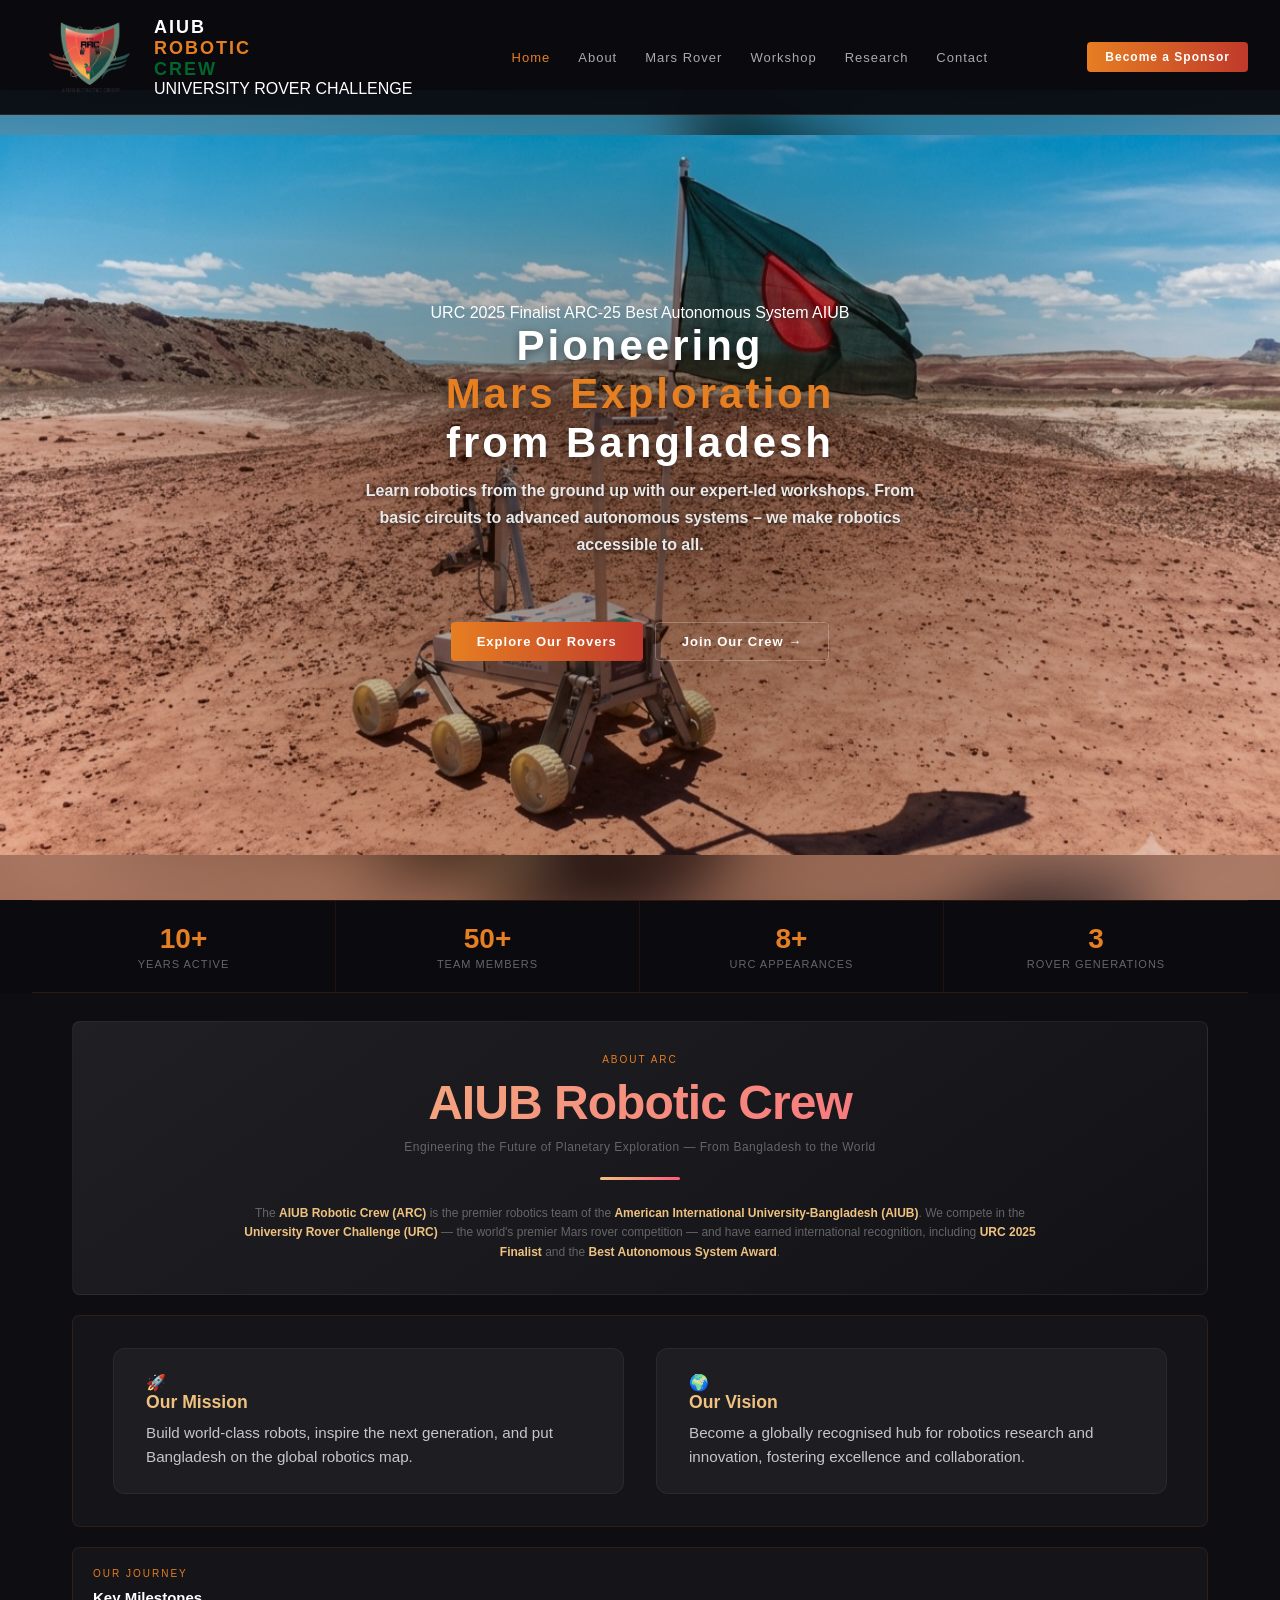
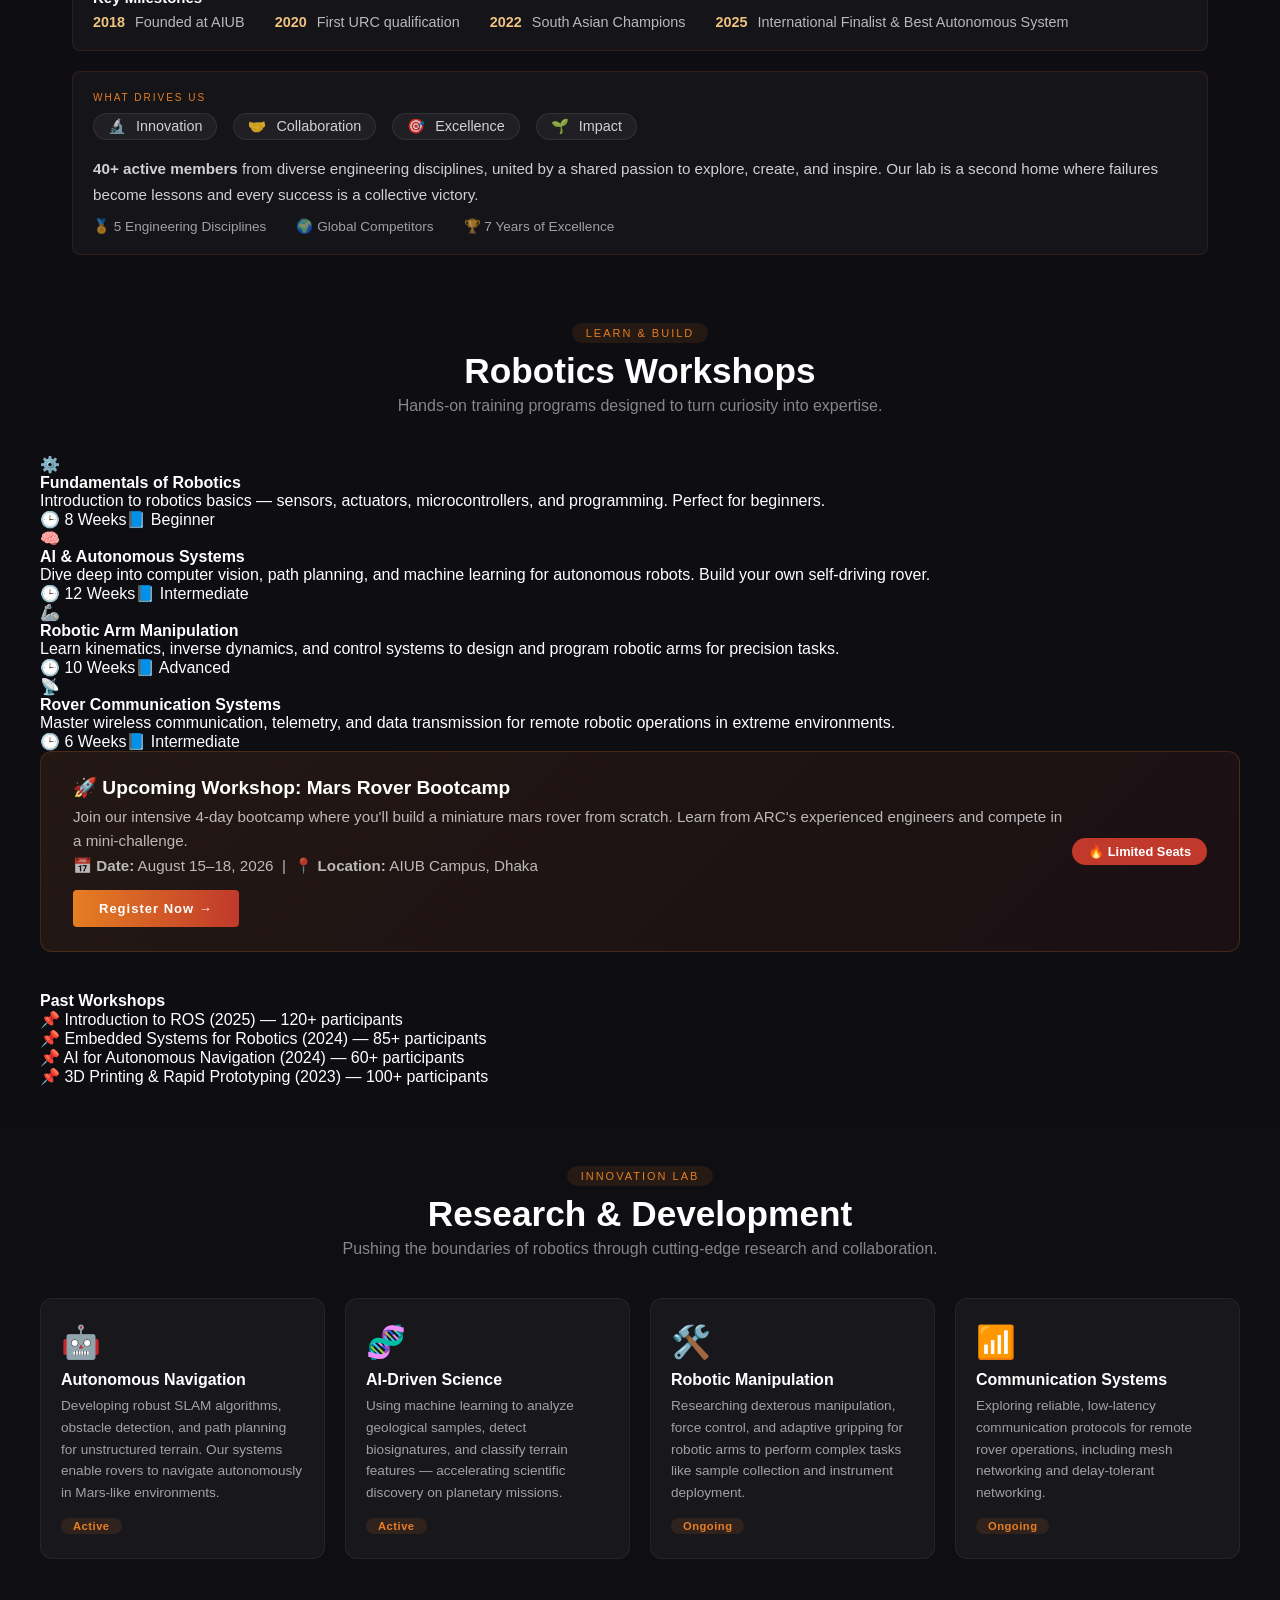
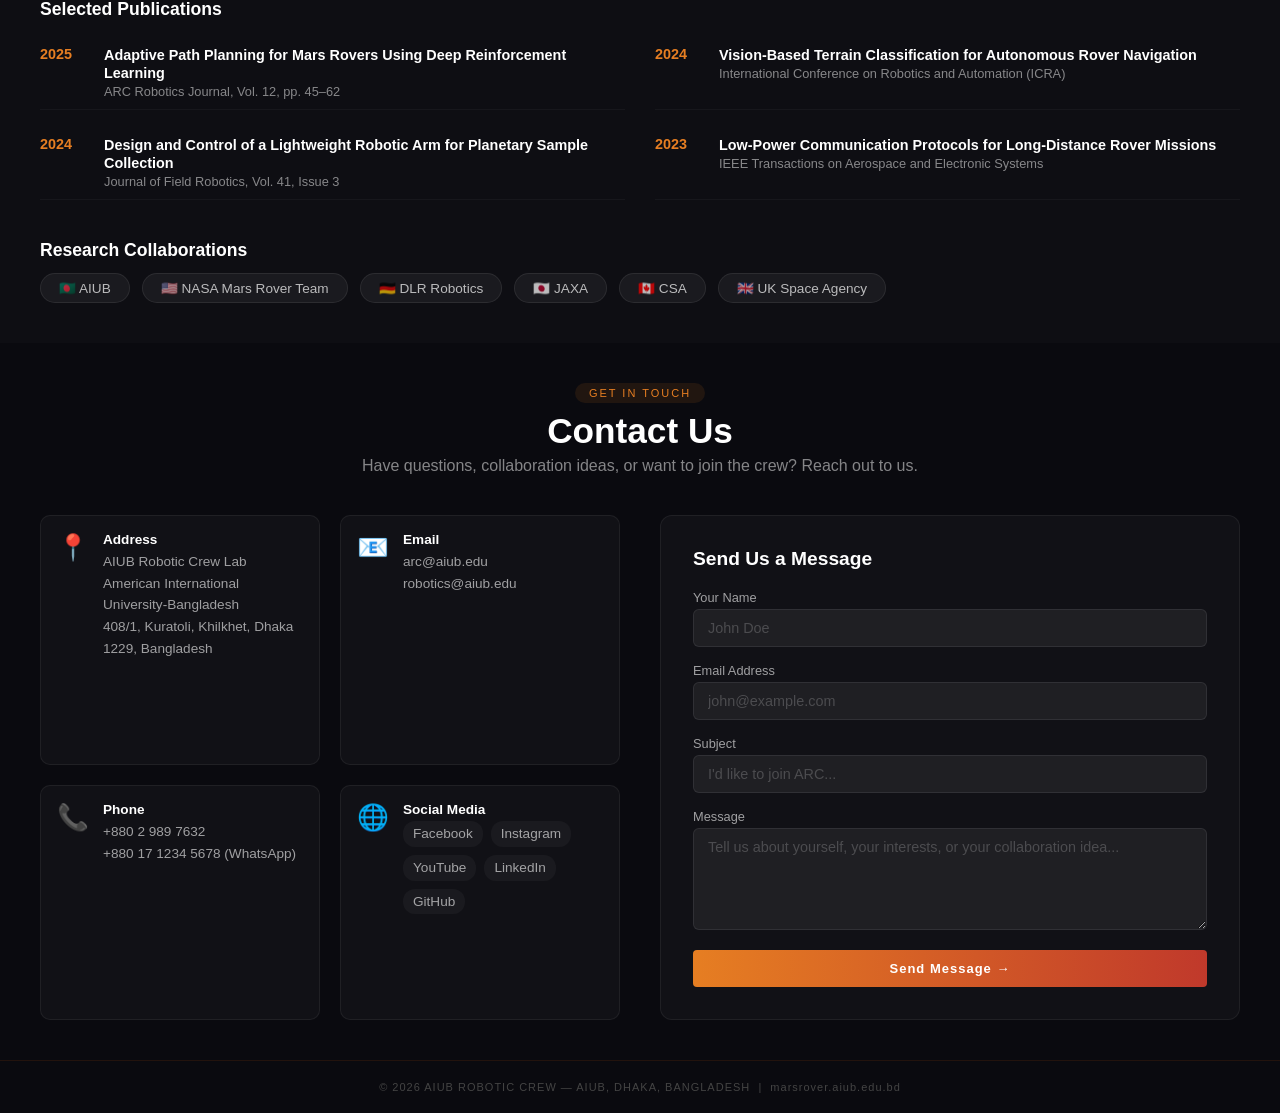
<file: arc_theme1_dark_space.html>
<!DOCTYPE html>
<html lang="en">
<head>
    <meta charset="UTF-8" />
    <meta name="viewport" content="width=device-width, initial-scale=1.0" />
    <title>AIUB Robotic Crew — Mars Rover Team</title>
    <link rel="stylesheet" href="dark_space_theme1.css" />
</head>
<body>
    <div class="page">

        <!-- ===== NAVIGATION (fixed) ===== -->
        <nav>
            <div class="logo-area">
                <div class="logo-shield">
                    <img src="Screenshot_2026-06-24_221754-removebg-preview.png" alt="ARC Logo" />
                </div>
                <div>
                    <div class="brand">AIUB <span><br>ROBOTIC</span><br><span class="green-text">CREW</span></div>
                    <div class="brand-sub">UNIVERSITY ROVER CHALLENGE</div>
                </div>
            </div>
            <div class="nav-links">
                <a href="#home" class="active">Home</a>
                <a href="#about">About</a>
                <a href="#" id="marsRoverLink" target="_blank">Mars Rover</a>
                <a href="#workshop">Workshop</a>
                <a href="#research">Research</a>
                <a href="#contact">Contact</a>
            </div>
            <button class="sponsor-btn">Become a Sponsor</button>
        </nav>

        <!-- ===== HOME SECTION (HERO + STATS) ===== -->
        <section id="home">
            <!-- ===== HERO ===== -->
            <div class="hero">
                <div class="hero-image" id="heroSlideshow">
                    <!-- Slide 1 -->
                    <div class="slide" data-image="Gemini_Generated_Image_s8egqts8egqts8eg (1).png">
                        <div class="slide-blur" style="background-image: url('Gemini_Generated_Image_s8egqts8egqts8eg\ \(1\).png');"></div>
                        <div class="slide-main" style="background-image: url('Gemini_Generated_Image_s8egqts8egqts8eg\ \(1\).png');"></div>
                    </div>
                    <!-- Slide 2 -->
                    <div class="slide" data-image="IMG_9816 (1).JPG.jpeg">
                        <div class="slide-blur" style="background-image: url('IMG_9816\ \(1\).JPG.jpeg');"></div>
                        <div class="slide-main" style="background-image: url('IMG_9816\ \(1\).JPG.jpeg');"></div>
                    </div>
                    <!-- Slide 3 -->
                    <div class="slide" data-image="PXL_20250508_043159235 (1).jpg.jpeg">
                        <div class="slide-blur" style="background-image: url('PXL_20250508_043159235\ \(1\).jpg.jpeg');"></div>
                        <div class="slide-main" style="background-image: url('PXL_20250508_043159235\ \(1\).jpg.jpeg');"></div>
                    </div>
                    <!-- Slide 4 -->
                    <div class="slide" data-image="473077580_1137605848069499_8323036023182530407_n.jpg.jpeg">
                        <div class="slide-blur" style="background-image: url('473077580_1137605848069499_8323036023182530407_n.jpg.jpeg');"></div>
                        <div class="slide-main" style="background-image: url('473077580_1137605848069499_8323036023182530407_n.jpg.jpeg');"></div>
                    </div>
                </div>
                <div class="hero-bg"></div>

                <div class="hero-content">
                    <div class="badge-row">
                        <span class="badge">URC 2025 Finalist</span>
                        <span class="badge">ARC-25 Best Autonomous System</span>
                        <span class="badge">AIUB</span>
                    </div>

                    <div class="text-slideshow" id="textSlideshow">
                        <div class="text-block slide-left active" id="textBlock1">
                            <h1>Pioneering<br /><span>Mars Exploration</span><br />from Bangladesh</h1>
                            <p><b>Learn robotics from the ground up with our expert-led workshops. From basic circuits to advanced autonomous systems – we make robotics accessible to all.</b></p>
                        </div>
                        <div class="text-block slide-bottom" id="textBlock2">
                            <h1>INNOVATIVE<br /><span>DESIGN</span><br />THINKING</h1>
                            <p><b>Our design philosophy combines creativity with engineering precision. We build robots that are not only functional but also elegant in their execution.</b></p>
                        </div>
                        <div class="text-block slide-left" id="textBlock3">
                            <h1>NEXT-GEN<br /><span>LEADERSHIP</span><br />IN ROBOTICS</h1>
                            <p><b>Developing the next generation of robotics leaders through hands-on projects, mentorship, and real-world challenges that build character and skill.</b></p>
                        </div>
                        <div class="text-block slide-bottom" id="textBlock4">
                            <h1>HANDS-ON ROBOTICS<br /><span>WORKSHOPS</span><br />FOR EVERYONE</h1>
                            <p><b>Learn robotics from the ground up with our expert-led workshops. From basic circuits to advanced autonomous systems – we make robotics accessible to all.</b></p>
                        </div>
                    </div>

                    <div class="hero-btns">
                        <button class="btn-primary">Explore Our Rovers</button>
                        <button class="btn-outline">Join Our Crew →</button>
                    </div>
                </div>
            </div>

            <!-- ===== STATS ===== -->
            <div class="stats-bar">
                <div class="stat"><div class="stat-num">10+</div><div class="stat-label">Years Active</div></div>
                <div class="stat"><div class="stat-num">50+</div><div class="stat-label">Team Members</div></div>
                <div class="stat"><div class="stat-num">8+</div><div class="stat-label">URC Appearances</div></div>
                <div class="stat"><div class="stat-num">3</div><div class="stat-label">Rover Generations</div></div>
            </div>
        </section>

        <!-- ===== ABOUT SECTION (CONDENSED) ===== -->
        <section id="about" class="section-about">
            <div class="section-inner">

                <!-- Hero -->
                <div class="card wide about-hero">
                    <div class="card-tag">About ARC</div>
                    <h1 class="about-title">AIUB Robotic Crew</h1>
                    <p class="about-subtitle">Engineering the Future of Planetary Exploration — From Bangladesh to the World</p>
                    <div class="about-divider"></div>
                    <p class="about-intro">
                        The <strong>AIUB Robotic Crew (ARC)</strong> is the premier robotics team of the
                        <strong>American International University-Bangladesh (AIUB)</strong>. We compete in the
                        <strong>University Rover Challenge (URC)</strong> — the world's premier Mars rover competition —
                        and have earned international recognition, including <strong>URC 2025 Finalist</strong> and the
                        <strong>Best Autonomous System Award</strong>.
                    </p>
                </div>

                <!-- Mission & Vision (two columns) -->
                <div class="card wide mission-vision">
                    <div class="mission-block">
                        <span class="mv-icon">🚀</span>
                        <h4>Our Mission</h4>
                        <p>Build world‑class robots, inspire the next generation, and put Bangladesh on the global robotics map.</p>
                    </div>
                    <div class="vision-block">
                        <span class="mv-icon">🌍</span>
                        <h4>Our Vision</h4>
                        <p>Become a globally recognised hub for robotics research and innovation, fostering excellence and collaboration.</p>
                    </div>
                </div>

                <!-- Key Milestones (compact timeline) -->
                <div class="card wide">
                    <div class="card-tag">Our Journey</div>
                    <h3>Key Milestones</h3>
                    <div class="compact-timeline">
                        <div class="milestone"><span class="year">2018</span> Founded at AIUB</div>
                        <div class="milestone"><span class="year">2020</span> First URC qualification</div>
                        <div class="milestone"><span class="year">2022</span> South Asian Champions</div>
                        <div class="milestone"><span class="year">2025</span> International Finalist &amp; Best Autonomous System</div>
                    </div>
                </div>

                <!-- Core Values & Culture combined -->
                <div class="card wide">
                    <div class="card-tag">What Drives Us</div>
                    <div class="values-compact">
                        <div class="value-chip"><span>🔬</span> Innovation</div>
                        <div class="value-chip"><span>🤝</span> Collaboration</div>
                        <div class="value-chip"><span>🎯</span> Excellence</div>
                        <div class="value-chip"><span>🌱</span> Impact</div>
                    </div>
                    <div class="culture-blurb">
                        <p><strong>40+ active members</strong> from diverse engineering disciplines, united by a shared passion to explore, create, and inspire. Our lab is a second home where failures become lessons and every success is a collective victory.</p>
                        <div class="stats-mini">
                            <span>🏅 5 Engineering Disciplines</span>
                            <span>🌍 Global Competitors</span>
                            <span>🏆 7 Years of Excellence</span>
                        </div>
                    </div>
                </div>

            </div>
        </section>

        <!-- ===== WORKSHOP SECTION ===== -->
        <section id="workshop" class="section-workshop">
            <div class="section-inner">
                <div class="section-header">
                    <span class="section-tag">Learn & Build</span>
                    <h2>Robotics Workshops</h2>
                    <p class="section-sub">Hands-on training programs designed to turn curiosity into expertise.</p>
                </div>

                <div class="workshop-grid">
                    <div class="workshop-card">
                        <div class="workshop-icon">⚙️</div>
                        <h4>Fundamentals of Robotics</h4>
                        <p>Introduction to robotics basics — sensors, actuators, microcontrollers, and programming. Perfect for beginners.</p>
                        <div class="workshop-meta"><span>🕒 8 Weeks</span><span>📘 Beginner</span></div>
                    </div>
                    <div class="workshop-card">
                        <div class="workshop-icon">🧠</div>
                        <h4>AI & Autonomous Systems</h4>
                        <p>Dive deep into computer vision, path planning, and machine learning for autonomous robots. Build your own self-driving rover.</p>
                        <div class="workshop-meta"><span>🕒 12 Weeks</span><span>📘 Intermediate</span></div>
                    </div>
                    <div class="workshop-card">
                        <div class="workshop-icon">🦾</div>
                        <h4>Robotic Arm Manipulation</h4>
                        <p>Learn kinematics, inverse dynamics, and control systems to design and program robotic arms for precision tasks.</p>
                        <div class="workshop-meta"><span>🕒 10 Weeks</span><span>📘 Advanced</span></div>
                    </div>
                    <div class="workshop-card">
                        <div class="workshop-icon">📡</div>
                        <h4>Rover Communication Systems</h4>
                        <p>Master wireless communication, telemetry, and data transmission for remote robotic operations in extreme environments.</p>
                        <div class="workshop-meta"><span>🕒 6 Weeks</span><span>📘 Intermediate</span></div>
                    </div>
                </div>

                <div class="workshop-highlight">
                    <div class="highlight-text">
                        <h4>🚀 Upcoming Workshop: Mars Rover Bootcamp</h4>
                        <p>Join our intensive 4-day bootcamp where you'll build a miniature mars rover from scratch. Learn from ARC's experienced engineers and compete in a mini-challenge.</p>
                        <p><strong>📅 Date:</strong> August 15–18, 2026 &nbsp;|&nbsp; <strong>📍 Location:</strong> AIUB Campus, Dhaka</p>
                        <button class="btn-primary" style="margin-top:12px;">Register Now →</button>
                    </div>
                    <div class="highlight-badge">🔥 Limited Seats</div>
                </div>

                <div class="past-workshops">
                    <h4>Past Workshops</h4>
                    <div class="past-grid">
                        <div class="past-item"><span>📌</span> Introduction to ROS (2025) — 120+ participants</div>
                        <div class="past-item"><span>📌</span> Embedded Systems for Robotics (2024) — 85+ participants</div>
                        <div class="past-item"><span>📌</span> AI for Autonomous Navigation (2024) — 60+ participants</div>
                        <div class="past-item"><span>📌</span> 3D Printing & Rapid Prototyping (2023) — 100+ participants</div>
                    </div>
                </div>
            </div>
        </section>

        <!-- ===== RESEARCH SECTION ===== -->
        <section id="research" class="section-research">
            <div class="section-inner">
                <div class="section-header">
                    <span class="section-tag">Innovation Lab</span>
                    <h2>Research & Development</h2>
                    <p class="section-sub">Pushing the boundaries of robotics through cutting-edge research and collaboration.</p>
                </div>

                <div class="research-areas">
                    <div class="research-area">
                        <div class="area-icon">🤖</div>
                        <h4>Autonomous Navigation</h4>
                        <p>Developing robust SLAM algorithms, obstacle detection, and path planning for unstructured terrain. Our systems enable rovers to navigate autonomously in Mars-like environments.</p>
                        <span class="research-tag">Active</span>
                    </div>
                    <div class="research-area">
                        <div class="area-icon">🧬</div>
                        <h4>AI-Driven Science</h4>
                        <p>Using machine learning to analyze geological samples, detect biosignatures, and classify terrain features — accelerating scientific discovery on planetary missions.</p>
                        <span class="research-tag">Active</span>
                    </div>
                    <div class="research-area">
                        <div class="area-icon">🛠️</div>
                        <h4>Robotic Manipulation</h4>
                        <p>Researching dexterous manipulation, force control, and adaptive gripping for robotic arms to perform complex tasks like sample collection and instrument deployment.</p>
                        <span class="research-tag">Ongoing</span>
                    </div>
                    <div class="research-area">
                        <div class="area-icon">📶</div>
                        <h4>Communication Systems</h4>
                        <p>Exploring reliable, low-latency communication protocols for remote rover operations, including mesh networking and delay-tolerant networking.</p>
                        <span class="research-tag">Ongoing</span>
                    </div>
                </div>

                <div class="publications">
                    <h4>Selected Publications</h4>
                    <div class="pub-list">
                        <div class="pub-item">
                            <span class="pub-year">2025</span>
                            <div>
                                <strong>Adaptive Path Planning for Mars Rovers Using Deep Reinforcement Learning</strong>
                                <p>ARC Robotics Journal, Vol. 12, pp. 45–62</p>
                            </div>
                        </div>
                        <div class="pub-item">
                            <span class="pub-year">2024</span>
                            <div>
                                <strong>Vision-Based Terrain Classification for Autonomous Rover Navigation</strong>
                                <p>International Conference on Robotics and Automation (ICRA)</p>
                            </div>
                        </div>
                        <div class="pub-item">
                            <span class="pub-year">2024</span>
                            <div>
                                <strong>Design and Control of a Lightweight Robotic Arm for Planetary Sample Collection</strong>
                                <p>Journal of Field Robotics, Vol. 41, Issue 3</p>
                            </div>
                        </div>
                        <div class="pub-item">
                            <span class="pub-year">2023</span>
                            <div>
                                <strong>Low-Power Communication Protocols for Long-Distance Rover Missions</strong>
                                <p>IEEE Transactions on Aerospace and Electronic Systems</p>
                            </div>
                        </div>
                    </div>
                </div>

                <div class="research-partners">
                    <h4>Research Collaborations</h4>
                    <div class="partner-grid">
                        <span class="partner">🇧🇩 AIUB</span>
                        <span class="partner">🇺🇸 NASA Mars Rover Team</span>
                        <span class="partner">🇩🇪 DLR Robotics</span>
                        <span class="partner">🇯🇵 JAXA</span>
                        <span class="partner">🇨🇦 CSA</span>
                        <span class="partner">🇬🇧 UK Space Agency</span>
                    </div>
                </div>
            </div>
        </section>

        <!-- ===== CONTACT SECTION ===== -->
        <section id="contact" class="section-contact">
            <div class="section-inner">
                <div class="section-header">
                    <span class="section-tag">Get in Touch</span>
                    <h2>Contact Us</h2>
                    <p class="section-sub">Have questions, collaboration ideas, or want to join the crew? Reach out to us.</p>
                </div>

                <div class="contact-grid">
                    <div class="contact-info">
                        <div class="contact-card">
                            <div class="contact-icon">📍</div>
                            <div>
                                <h4>Address</h4>
                                <p>AIUB Robotic Crew Lab<br />American International University-Bangladesh<br />408/1, Kuratoli, Khilkhet, Dhaka 1229, Bangladesh</p>
                            </div>
                        </div>
                        <div class="contact-card">
                            <div class="contact-icon">📧</div>
                            <div>
                                <h4>Email</h4>
                                <p><a href="mailto:arc@aiub.edu">arc@aiub.edu</a></p>
                                <p><a href="mailto:robotics@aiub.edu">robotics@aiub.edu</a></p>
                            </div>
                        </div>
                        <div class="contact-card">
                            <div class="contact-icon">📞</div>
                            <div>
                                <h4>Phone</h4>
                                <p>+880 2 989 7632</p>
                                <p>+880 17 1234 5678 (WhatsApp)</p>
                            </div>
                        </div>
                        <div class="contact-card">
                            <div class="contact-icon">🌐</div>
                            <div>
                                <h4>Social Media</h4>
                                <div class="social-links">
                                    <a href="#" class="social-link">Facebook</a>
                                    <a href="#" class="social-link">Instagram</a>
                                    <a href="#" class="social-link">YouTube</a>
                                    <a href="#" class="social-link">LinkedIn</a>
                                    <a href="#" class="social-link">GitHub</a>
                                </div>
                            </div>
                        </div>
                    </div>

                    <div class="contact-form">
                        <h4>Send Us a Message</h4>
                        <form id="contactForm">
                            <div class="form-group">
                                <label for="name">Your Name</label>
                                <input type="text" id="name" placeholder="John Doe" required />
                            </div>
                            <div class="form-group">
                                <label for="email">Email Address</label>
                                <input type="email" id="email" placeholder="john@example.com" required />
                            </div>
                            <div class="form-group">
                                <label for="subject">Subject</label>
                                <input type="text" id="subject" placeholder="I'd like to join ARC..." required />
                            </div>
                            <div class="form-group">
                                <label for="message">Message</label>
                                <textarea id="message" rows="5" placeholder="Tell us about yourself, your interests, or your collaboration idea..." required></textarea>
                            </div>
                            <button type="submit" class="btn-primary" style="width:100%;">Send Message →</button>
                        </form>
                    </div>
                </div>
            </div>
        </section>

        <!-- ===== FOOTER ===== -->
        <footer>
            © 2026 AIUB ROBOTIC CREW — AIUB, DHAKA, BANGLADESH &nbsp;|&nbsp; marsrover.aiub.edu.bd
        </footer>

    </div>

    <script src="script.js"></script>
</body>
</html>
</file>
<file: dark_space_theme1.css>
* {
    box-sizing: border-box;
    margin: 0;
    padding: 0;
    font-family: 'Segoe UI', sans-serif;
}

html {
    scroll-behavior: smooth;
}

.page {
    background: #0a0a0f;
    color: #fff;
    min-height: 100vh;
    padding: 90px 0 0 0;
}

/* ---- NAVIGATION (fixed) ---- */
nav {
    position: fixed;
    top: 0;
    left: 0;
    width: 100%;
    z-index: 1000;
    display: flex;
    align-items: center;
    justify-content: space-between;
    padding: 2px 32px;
    border-bottom: 1px solid rgba(255, 100, 0, 0.2);
    background: rgba(10, 10, 15, 0.95);
}

.logo-area {
    display: flex;
    align-items: center;
    gap: 12px;
}

.logo-shield {
    width: 110px;
    height: 110px;
    display: flex;
    align-items: center;
    justify-content: center;
    flex-shrink: 0;
}

.logo-shield img {
    width: 100%;
    height: 100%;
    object-fit: contain;
    display: block;
}

.brand {
    font-size: 18px;
    font-weight: 700;
    color: #fff;
    letter-spacing: 2px;
}

.brand span { color: #e67e22; }
.brand .green-text { color: #01662b; }

.nav-links { display: flex; gap: 28px; }

.nav-links a {
    color: #aaa;
    font-size: 13px;
    text-decoration: none;
    letter-spacing: 1px;
    transition: color .2s;
    cursor: pointer;
}

.nav-links a:hover, .nav-links a.active { color: #e67e22; }

.sponsor-btn {
    background: linear-gradient(90deg, #e67e22, #c0392b);
    color: #fff;
    border: none;
    padding: 8px 18px;
    border-radius: 4px;
    font-size: 12px;
    font-weight: 600;
    cursor: pointer;
    letter-spacing: 1px;
}

/* ---- HERO ---- */
.hero {
    position: relative;
    padding: 0;
    text-align: center;
    overflow: hidden;
    min-height: calc(100vh - 90px);
    display: flex;
    align-items: center;
}

.hero-image {
    position: absolute;
    inset: 0;
    z-index: 0;
    overflow: hidden;
    pointer-events: none;
}

.slide {
    position: absolute;
    inset: 0;
    opacity: 0;
    transition: opacity 2s ease-in-out;
    pointer-events: none;
}

.slide.active { opacity: 1; }

.slide-blur {
    position: absolute;
    inset: -20px;
    background-size: cover;
    background-position: center;
    background-repeat: no-repeat;
    filter: blur(30px);
    transform: scale(1.1);
    opacity: 0.8;
}

.slide-main {
    position: absolute;
    inset: 0;
    background-size: contain;
    background-position: center;
    background-repeat: no-repeat;
    z-index: 1;
}

.hero-bg {
    position: absolute;
    inset: 0;
    z-index: 1;
    background:
        radial-gradient(ellipse at 50% 55%, rgba(0, 0, 0, 0.42) 0%, rgba(0, 0, 0, 0.22) 40%, rgba(0, 0, 0, 0.08) 65%, transparent 85%),
        radial-gradient(ellipse at 50% 60%, rgba(200, 80, 0, 0.15) 0%, transparent 70%);
    pointer-events: none;
}

.hero-content {
    position: relative;
    z-index: 2;
    padding: 5px 32px 30px;
    text-align: center;
    width: 100%;
}

.text-slideshow {
    position: relative;
    min-height: 280px;
    max-width: 800px;
    margin: 0 auto;
}

.text-block {
    position: absolute;
    top: 0;
    left: 0;
    width: 100%;
    opacity: 0;
    pointer-events: none;
    transition: opacity 0.6s ease;
}

.text-block.active { opacity: 1; pointer-events: auto; }

.text-block.slide-left { transform: translateX(-60px); transition: transform 1.1s cubic-bezier(0.25, 0.46, 0.45, 0.94), opacity 0.5s ease; }
.text-block.slide-left.active { transform: translateX(0); }
.text-block.slide-left h1 { transform: translateX(-50px); transition: transform 1.1s cubic-bezier(0.25, 0.46, 0.45, 0.94) 0s, opacity 0.5s ease 0s; opacity: 0; }
.text-block.slide-left.active h1 { transform: translateX(0); opacity: 1; }
.text-block.slide-left p { transform: translateX(-50px); transition: transform 1.1s cubic-bezier(0.25, 0.46, 0.45, 0.94) 0.35s, opacity 0.5s ease 0.35s; opacity: 0; }
.text-block.slide-left.active p { transform: translateX(0); opacity: 1; }

.text-block.slide-bottom { transform: translateY(60px); transition: transform 1.1s cubic-bezier(0.25, 0.46, 0.45, 0.94), opacity 0.5s ease; }
.text-block.slide-bottom.active { transform: translateY(0); }
.text-block.slide-bottom h1 { transform: translateY(50px); transition: transform 1.1s cubic-bezier(0.25, 0.46, 0.45, 0.94) 0s, opacity 0.5s ease 0s; opacity: 0; }
.text-block.slide-bottom.active h1 { transform: translateY(0); opacity: 1; }
.text-block.slide-bottom p { transform: translateY(50px); transition: transform 1.1s cubic-bezier(0.25, 0.46, 0.45, 0.94) 0.35s, opacity 0.5s ease 0.35s; opacity: 0; }
.text-block.slide-bottom.active p { transform: translateY(0); opacity: 1; }

.text-block h1 {
    font-size: 42px;
    font-weight: 800;
    letter-spacing: 3px;
    line-height: 1.15;
    margin-bottom: 10px;
    text-shadow: 0 2px 8px rgba(0, 0, 0, 0.45);
}

.text-block h1 span { color: #e67e22; }

.text-block p {
    color: #e8e8e8;
    font-size: 16px;
    max-width: 560px;
    margin: 0 auto;
    line-height: 1.7;
    font-weight: 500;
    text-shadow: 0 1px 5px rgba(0, 0, 0, 0.5);
}

.hero-btns { display: flex; justify-content: center; gap: 12px; margin-top: 20px; }

.btn-primary {
    background: linear-gradient(90deg, #e67e22, #c0392b);
    color: #fff;
    border: none;
    padding: 11px 26px;
    border-radius: 4px;
    font-size: 13px;
    font-weight: 600;
    cursor: pointer;
    letter-spacing: 1px;
    transition: transform 0.2s ease, opacity 0.2s ease;
}

.btn-primary:hover { transform: scale(1.03); opacity: 0.9; }

.btn-outline {
    background: transparent;
    color: #fff;
    border: 1px solid rgba(255, 255, 255, 0.25);
    padding: 11px 26px;
    border-radius: 4px;
    font-size: 13px;
    font-weight: bolder;
    cursor: pointer;
    letter-spacing: 1px;
    transition: background 0.3s ease, border-color 0.3s ease, transform 0.2s ease;
}

.btn-outline:hover { background-color: #0d7a03; border-color: #0d7a03; color: #fff; transform: scale(1.03); }

/* ---- STATS ---- */
.stats-bar {
    display: grid;
    grid-template-columns: repeat(4, 1fr);
    gap: 0;
    border-top: 1px solid rgba(255, 100, 0, 0.15);
    border-bottom: 1px solid rgba(255, 100, 0, 0.15);
    margin: 0 32px;
}

.stat { padding: 22px 16px; text-align: center; border-right: 1px solid rgba(255, 100, 0, 0.1); }
.stat:last-child { border-right: none; }
.stat-num { font-size: 28px; font-weight: 800; color: #e67e22; }
.stat-label { font-size: 11px; color: #666; margin-top: 3px; letter-spacing: 1px; text-transform: uppercase; }

/* ---- ABOUT SECTION ---- */
.section-about { width: 100%; max-width: 100%; background: rgba(255, 255, 255, 0.01); }
.section-about .card { width: 100%; grid-column: 1 / -1; }
.section-about .section-inner { display: grid; grid-template-columns: 1fr; gap: 20px; padding: 28px 32px; width: 100%; }
.section-about .card.wide { grid-column: span 2; }

.card {
    background: rgba(255, 255, 255, 0.03);
    border: 1px solid rgba(255, 100, 0, 0.12);
    border-radius: 8px;
    padding: 20px;
    transition: border-color .2s;
}

.card:hover { border-color: rgba(230, 126, 34, 0.4); }
.card-tag { font-size: 10px; color: #e67e22; letter-spacing: 2px; text-transform: uppercase; margin-bottom: 10px; }
.card h3 { font-size: 15px; font-weight: 600; margin-bottom: 8px; color: #fff; }
.card p { font-size: 12px; color: #666; line-height: 1.6; }
.card.wide { grid-column: span 2; }

.about-hero {
    text-align: center;
    padding: 2rem 2.5rem;
    background: linear-gradient(145deg, rgba(255, 255, 255, 0.08) 0%, rgba(255, 255, 255, 0.02) 100%);
    border: 1px solid rgba(255, 255, 255, 0.06);
}

.about-title {
    font-size: 3rem;
    font-weight: 700;
    letter-spacing: -0.02em;
    background: linear-gradient(135deg, #f0c27f, #fc5c7d);
    -webkit-background-clip: text;
    -webkit-text-fill-color: transparent;
    background-clip: text;
    margin: 0.25rem 0 0.5rem;
}

.about-subtitle { font-size: 1.15rem; color: rgba(255, 255, 255, 0.7); font-weight: 300; letter-spacing: 0.04em; margin-bottom: 1.25rem; }
.about-divider { width: 80px; height: 3px; background: linear-gradient(90deg, #f0c27f, #fc5c7d); border-radius: 4px; margin: 0 auto 1.5rem; }
.about-intro { font-size: 1.05rem; line-height: 1.8; color: rgba(255, 255, 255, 0.85); max-width: 820px; margin: 0 auto; }
.about-intro strong { color: #f0c27f; font-weight: 600; }

.mission-vision { display: grid; grid-template-columns: 1fr 1fr; gap: 2rem; padding: 2rem 2.5rem; }
.mission-block, .vision-block { padding: 1.5rem 2rem; border-radius: 12px; background: rgba(255, 255, 255, 0.04); border: 1px solid rgba(255, 255, 255, 0.06); transition: border-color 0.3s; }
.mission-block:hover, .vision-block:hover { border-color: rgba(240, 194, 127, 0.3); }
.mission-block h4, .vision-block h4 { font-size: 1.1rem; color: #f0c27f; margin-bottom: 0.5rem; font-weight: 600; }
.mission-block img, .vision-block img { width: 56px; height: 56px; object-fit: contain; display: block; margin-bottom: 0.75rem; }
.mission-block p, .vision-block p { color: rgba(255, 255, 255, 0.75); line-height: 1.6; font-size: 0.95rem; margin: 0; }

.compact-timeline { display: flex; flex-wrap: wrap; gap: 12px 30px; margin-top: 8px; }
.milestone { font-size: 0.9rem; color: rgba(255,255,255,0.7); }
.milestone .year { font-weight: 700; color: #f0c27f; margin-right: 6px; }

.values-compact { display: flex; flex-wrap: wrap; gap: 8px 16px; margin: 8px 0 16px 0; }
.value-chip { font-size: 0.9rem; color: rgba(255,255,255,0.8); background: rgba(255,255,255,0.05); padding: 4px 14px; border-radius: 20px; border: 1px solid rgba(255,255,255,0.08); }
.value-chip span { margin-right: 6px; }
.culture-blurb p { font-size: 0.95rem; color: rgba(255,255,255,0.8); line-height: 1.7; }
.stats-mini { display: flex; flex-wrap: wrap; gap: 16px 30px; margin-top: 10px; font-size: 0.85rem; color: rgba(255,255,255,0.6); }

/* ---- WORKSHOP SECTION ---- */
.section-workshop { padding: 40px 32px; background: rgba(255, 255, 255, 0.01); }
.section-inner { max-width: 1200px; margin: 0 auto; }
.section-header { text-align: center; margin-bottom: 40px; }
.section-tag { display: inline-block; font-size: 11px; color: #e67e22; letter-spacing: 2px; text-transform: uppercase; background: rgba(230, 126, 34, 0.1); padding: 4px 14px; border-radius: 20px; margin-bottom: 8px; }
.section-header h2 { font-size: 2.2rem; font-weight: 700; color: #fff; }
.section-sub { font-size: 1rem; color: rgba(255, 255, 255, 0.5); margin-top: 6px; }

/* NEW: Workshop Showcase Grid (Replaces old workshop-grid) */
.workshop-showcase {
    display: grid;
    grid-template-columns: repeat(4, 1fr);
    gap: 20px;
    margin-bottom: 40px;
}

.showcase-card {
    position: relative;
    height: 400px;
    border-radius: 12px;
    overflow: hidden;
    text-decoration: none;
    display: block;
    box-shadow: 0 4px 15px rgba(0,0,0,0.5);
    border: 1px solid rgba(255, 255, 255, 0.06);
    transition: transform 0.3s ease, border-color 0.3s ease;
}

.showcase-card:hover {
    transform: translateY(-5px);
    border-color: rgba(230, 126, 34, 0.5);
}

.showcase-card img {
    width: 100%;
    height: 100%;
    object-fit: cover;
    transition: transform 0.6s ease;
}

.showcase-overlay {
    position: absolute;
    bottom: 0;
    left: 0;
    width: 100%;
    padding: 30px 20px;
    background: linear-gradient(to top, rgba(0,0,0,0.95) 0%, rgba(0,0,0,0.5) 60%, transparent 100%);
    transition: background 0.4s ease;
    text-align: left;
}

.showcase-sub {
    display: block;
    font-size: 0.75rem;
    color: #e67e22;
    letter-spacing: 2px;
    text-transform: uppercase;
    margin-bottom: 8px;
    font-weight: 600;
}

.showcase-title {
    font-size: 1.8rem;
    font-weight: 800;
    color: #fff;
    letter-spacing: 1px;
    margin: 0;
    line-height: 1.1;
    text-shadow: 0 2px 4px rgba(0,0,0,0.5);
}

/* Hover Effects */
.showcase-card:hover img {
    transform: scale(1.1);
}

.showcase-card:hover .showcase-overlay {
    background: linear-gradient(to top, rgba(230, 126, 34, 0.9) 0%, rgba(0,0,0,0.6) 60%, transparent 100%);
}

.workshop-highlight {
    display: flex;
    justify-content: space-between;
    align-items: center;
    background: linear-gradient(135deg, rgba(230, 126, 34, 0.1), rgba(192, 57, 43, 0.08));
    border: 1px solid rgba(230, 126, 34, 0.2);
    border-radius: 12px;
    padding: 24px 32px;
    margin-bottom: 40px;
}

.highlight-text h4 { font-size: 1.2rem; color: #fff; margin-bottom: 6px; }
.highlight-text p { color: rgba(255, 255, 255, 0.7); font-size: 0.95rem; line-height: 1.6; }
.highlight-badge { background: #c0392b; color: #fff; padding: 6px 16px; border-radius: 20px; font-size: 0.8rem; font-weight: 600; white-space: nowrap; }

/* ---- RESEARCH SECTION ---- */
.section-research { padding: 40px 32px; background: rgba(255, 255, 255, 0.015); }
.research-areas { display: grid; grid-template-columns: repeat(4, 1fr); gap: 20px; margin-bottom: 40px; }
.research-area { background: rgba(255, 255, 255, 0.04); border: 1px solid rgba(255, 255, 255, 0.06); border-radius: 12px; padding: 24px 20px; transition: border-color 0.3s; position: relative; }
.research-area:hover { border-color: rgba(230, 126, 34, 0.3); }
.area-icon { font-size: 2rem; margin-bottom: 10px; display: block; }
.research-area h4 { font-size: 1rem; font-weight: 600; color: #fff; margin-bottom: 6px; }
.research-area p { font-size: 0.85rem; color: rgba(255, 255, 255, 0.6); line-height: 1.6; margin-bottom: 12px; }
.research-tag { display: inline-block; font-size: 0.7rem; font-weight: 600; color: #e67e22; background: rgba(230, 126, 34, 0.12); padding: 2px 12px; border-radius: 12px; letter-spacing: 0.5px; }

.publications { margin-bottom: 40px; }
.publications h4 { font-size: 1.1rem; color: #fff; margin-bottom: 16px; }
.pub-list { display: grid; grid-template-columns: 1fr 1fr; gap: 16px 30px; }
.pub-item { display: flex; gap: 14px; padding: 10px 0; border-bottom: 1px solid rgba(255, 255, 255, 0.04); }
.pub-year { font-weight: 700; color: #e67e22; font-size: 0.9rem; flex-shrink: 0; min-width: 50px; }
.pub-item strong { color: #fff; font-size: 0.9rem; }
.pub-item p { font-size: 0.8rem; color: rgba(255, 255, 255, 0.5); margin-top: 2px; }

.research-partners h4 { font-size: 1.1rem; color: #fff; margin-bottom: 12px; }
.partner-grid { display: flex; flex-wrap: wrap; gap: 12px; }
.partner { background: rgba(255, 255, 255, 0.05); border: 1px solid rgba(255, 255, 255, 0.08); padding: 6px 18px; border-radius: 20px; font-size: 0.85rem; color: rgba(255, 255, 255, 0.7); }

/* ---- CONTACT SECTION ---- */
.section-contact { padding: 40px 32px; }
.contact-grid { display: grid; grid-template-columns: 1fr 1fr; gap: 40px; }
.contact-info { display: grid; grid-template-columns: 1fr 1fr; gap: 20px; }
.contact-card { display: flex; gap: 14px; padding: 16px; background: rgba(255, 255, 255, 0.03); border: 1px solid rgba(255, 255, 255, 0.06); border-radius: 10px; transition: border-color 0.3s; }
.contact-card:hover { border-color: rgba(230, 126, 34, 0.2); }
.contact-icon { font-size: 1.6rem; flex-shrink: 0; }
.contact-card h4 { font-size: 0.85rem; font-weight: 600; color: #fff; margin-bottom: 4px; }
.contact-card p, .contact-card a { font-size: 0.85rem; color: rgba(255, 255, 255, 0.6); line-height: 1.6; text-decoration: none; }
.contact-card a:hover { color: #e67e22; }
.social-links { display: flex; flex-wrap: wrap; gap: 8px; margin-top: 4px; }
.social-link { font-size: 0.8rem; color: rgba(255, 255, 255, 0.5); text-decoration: none; padding: 2px 10px; background: rgba(255, 255, 255, 0.04); border-radius: 12px; transition: color 0.2s, background 0.2s; }
.social-link:hover { color: #e67e22; background: rgba(230, 126, 34, 0.1); }

.contact-form { background: rgba(255, 255, 255, 0.03); border: 1px solid rgba(255, 255, 255, 0.06); border-radius: 12px; padding: 32px; }
.contact-form h4 { font-size: 1.2rem; color: #fff; margin-bottom: 20px; }
.form-group { margin-bottom: 16px; }
.form-group label { display: block; font-size: 0.8rem; color: rgba(255, 255, 255, 0.6); margin-bottom: 4px; }
.form-group input, .form-group textarea { width: 100%; padding: 10px 14px; background: rgba(255, 255, 255, 0.06); border: 1px solid rgba(255, 255, 255, 0.08); border-radius: 6px; color: #fff; font-size: 0.9rem; transition: border-color 0.3s; }
.form-group input:focus, .form-group textarea:focus { outline: none; border-color: #e67e22; }
.form-group input::placeholder, .form-group textarea::placeholder { color: rgba(255, 255, 255, 0.2); }

/* ---- FOOTER ---- */
footer { text-align: center; padding: 20px; border-top: 1px solid rgba(255, 100, 0, 0.1); font-size: 11px; color: #444; letter-spacing: 1px; }

/* ---- RESPONSIVE ---- */
@media (max-width: 1024px) {
    .workshop-showcase { grid-template-columns: repeat(2, 1fr); }
    .research-areas { grid-template-columns: repeat(2, 1fr); }
    .pub-list { grid-template-columns: 1fr; }
}

@media (max-width: 820px) {
    .mission-vision { grid-template-columns: 1fr; gap: 1.25rem; padding: 1.5rem; }
    .section-about .section-inner { grid-template-columns: 1fr; padding: 16px; }
    .section-about .card.wide { grid-column: span 1; }
    .about-title { font-size: 2.2rem; }
    .contact-grid { grid-template-columns: 1fr; }
    .contact-info { grid-template-columns: 1fr 1fr; }
    .research-areas { grid-template-columns: 1fr 1fr; }
}

@media (max-width: 600px) {
    .about-title { font-size: 1.7rem; }
    .about-subtitle { font-size: 0.95rem; }
    .about-intro { font-size: 0.92rem; }
    .mission-block, .vision-block { padding: 1rem 1.25rem; }
    .about-hero { padding: 1.5rem; }
    .mission-vision { padding: 1.25rem; }
    .workshop-showcase { grid-template-columns: 1fr; }
    .research-areas { grid-template-columns: 1fr; }
    .workshop-highlight { flex-direction: column; text-align: center; gap: 12px; }
    .contact-info { grid-template-columns: 1fr; }
    .text-block h1 { font-size: 28px; }
    .text-block p { font-size: 14px; }
    .text-slideshow { min-height: 220px; }
    .stats-bar { grid-template-columns: repeat(2, 1fr); margin: 0 16px; }
    .stat { border-right: none; border-bottom: 1px solid rgba(255, 100, 0, 0.1); }
    nav { flex-wrap: wrap; gap: 8px; }
    .nav-links { gap: 12px; flex-wrap: wrap; justify-content: center; }
    .logo-shield { width: 70px; height: 70px; }
    .brand { font-size: 14px; }
    .page { padding-top: 120px; }
}

/* =========================================================
   SLIDESHOW NAVIGATION ARROWS
   ========================================================= */
.nav-arrow {
    position: absolute;
    top: 50%;
    transform: translateY(-50%);
    width: 50px;
    height: 50px;
    background: rgba(10, 10, 15, 0.6);
    color: #fff;
    border: 1px solid rgba(230, 126, 34, 0.4);
    border-radius: 50%;
    cursor: pointer;
    z-index: 10;
    font-size: 20px;
    display: flex;
    align-items: center;
    justify-content: center;
    transition: all 0.3s ease;
    backdrop-filter: blur(4px);
}

.nav-arrow:hover { background: #e67e22; border-color: #e67e22; transform: translateY(-50%) scale(1.1); }
.left-arrow { left: 20px; }
.right-arrow { right: 20px; }

@media (max-width: 768px) {
    .nav-arrow { width: 40px; height: 40px; font-size: 16px; }
    .left-arrow { left: 10px; }
    .right-arrow { right: 10px; }
}
</file>
